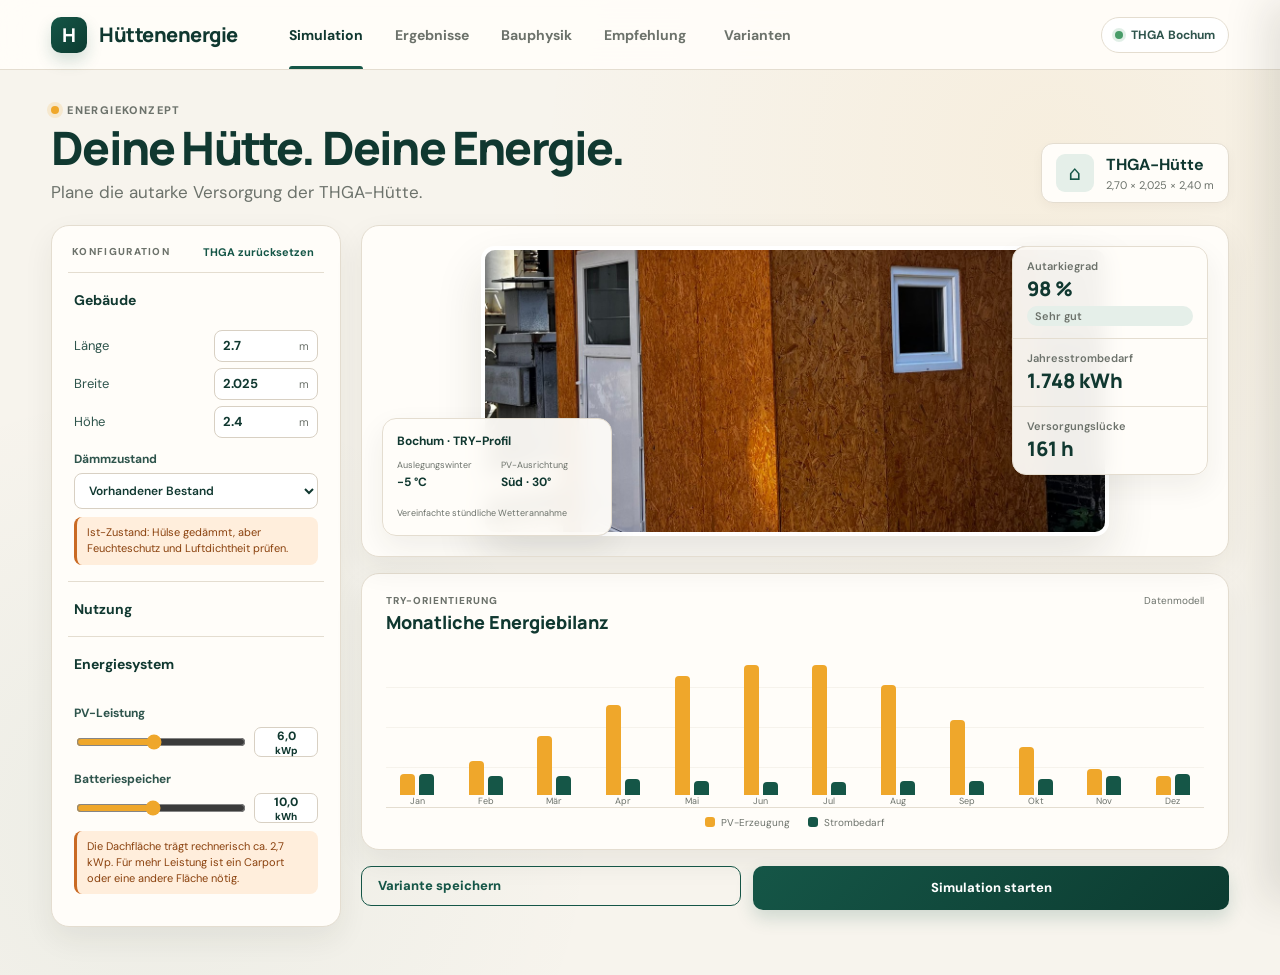
<file: index.html>
<!DOCTYPE html>
<html lang="de">
<head>
  <meta charset="UTF-8">
  <meta name="viewport" content="width=device-width, initial-scale=1.0">
  <meta name="description" content="Interaktive Auslegung einer autarken THGA-Hüttenenergieversorgung.">
  <title>Hüttenenergie · Simulation</title>
  <link rel="preconnect" href="https://fonts.googleapis.com">
  <link rel="preconnect" href="https://fonts.gstatic.com" crossorigin>
  <link href="https://fonts.googleapis.com/css2?family=DM+Sans:wght@400;500;600;700&family=Manrope:wght@600;700;800&display=swap" rel="stylesheet">
  <link rel="stylesheet" href="style.css">
</head>
<body>
  <header class="topbar">
    <a class="brand" href="#simulation" aria-label="Hüttenenergie Startseite">
      <span class="brand-mark" aria-hidden="true">H</span>
      <span>Hüttenenergie</span>
    </a>
    <nav class="main-nav" aria-label="Hauptnavigation">
      <a class="active" href="#simulation">Simulation</a>
      <a href="graph.html" id="resultsLink">Ergebnisse</a>
      <a href="graph.html#bauphysik">Bauphysik</a>
      <a href="empfehlung.html">Empfehlung</a>
      <button class="nav-button" id="variantsLink" type="button">Varianten</button>
    </nav>
    <div class="header-actions">
      <span class="location-pill"><span class="location-dot"></span> THGA Bochum</span>
      <button class="menu-button" aria-label="Menü öffnen" aria-expanded="false" type="button">
        <span></span><span></span><span></span>
      </button>
    </div>
  </header>

  <main class="container" id="simulation">
    <section class="page-header">
      <div>
        <p class="eyebrow"><span></span> Energiekonzept</p>
        <h1>Deine Hütte. Deine Energie.</h1>
        <p class="subtitle">Plane die autarke Versorgung der THGA-Hütte.</p>
      </div>
      <div class="preset-badge">
        <span class="preset-icon" aria-hidden="true">⌂</span>
        <div><strong>THGA-Hütte</strong><small>2,70 × 2,025 × 2,40 m</small></div>
      </div>
    </section>

    <div class="workspace">
      <aside class="settings-panel card" aria-label="Simulationsparameter">
        <div class="panel-heading">
          <span>Konfiguration</span>
          <button id="resetButton" class="reset-button" type="button">THGA zurücksetzen</button>
        </div>

        <section class="setting-section open">
          <button class="section-heading" type="button" aria-expanded="true">
            <strong>Gebäude</strong>
          </button>
          <div class="section-content">
            <label class="number-field"><span>Länge</span><span class="value-box"><input id="lengthInput" type="number" value="2.7" min="2" max="20" step="0.1"><em>m</em></span></label>
            <label class="number-field"><span>Breite</span><span class="value-box"><input id="widthInput" type="number" value="2.025" min="2" max="20" step="0.1"><em>m</em></span></label>
            <label class="number-field"><span>Höhe</span><span class="value-box"><input id="heightInput" type="number" value="2.4" min="2" max="8" step="0.1"><em>m</em></span></label>
            <label class="select-field" for="insulation">
              <span>Dämmzustand</span>
              <select id="insulation">
                <option value="0.42">Nicht gedämmt</option>
                <option value="0.34" selected>Vorhandener Bestand</option>
                <option value="0.16">Sanierter Zustand</option>
              </select>
            </label>
            <div id="physicsHint" class="physics-hint warning">Ist-Zustand: Hülse gedämmt, aber Feuchteschutz und Luftdichtheit prüfen.</div>
          </div>
        </section>

        <section class="setting-section">
          <button class="section-heading" type="button" aria-expanded="false">
            <strong>Nutzung</strong>
          </button>
          <div class="section-content collapsed">
            <label class="select-field" for="occupancy">
              <span>Nutzungsprofil</span>
              <select id="occupancy">
                <option value="weekend" selected>Wochenende</option>
                <option value="regular">Dauernutzung</option>
                <option value="vacant">Leerstand</option>
              </select>
            </label>
          </div>
        </section>

        <section class="setting-section open">
          <button class="section-heading" type="button" aria-expanded="true">
            <strong>Energiesystem</strong>
          </button>
          <div class="section-content">
            <div class="range-field">
              <div class="range-heading"><label for="pvRange">PV-Leistung</label></div>
              <div class="range-line"><input id="pvRange" type="range" min="1" max="12" value="6" step="0.5"><output id="pvOutput" for="pvRange">6 <small>kWp</small></output></div>
            </div>
            <div class="range-field">
              <div class="range-heading"><label for="batteryRange">Batteriespeicher</label></div>
              <div class="range-line"><input id="batteryRange" type="range" min="2" max="20" value="10" step="1"><output id="batteryOutput" for="batteryRange">10 <small>kWh</small></output></div>
            </div>
            <div id="roofWarning" class="physics-hint warning" hidden></div>
          </div>
        </section>
      </aside>

      <section class="visual-column">
        <article class="model-stage card">
          <img src="images/thga-huette.jpg" alt="THGA-Tiny-House mit Holzfassade auf dem Campus" loading="eager">
          <article class="weather-card" aria-label="Wetter- und Standortdaten">
            <strong>Bochum · TRY-Profil</strong>
            <div class="weather-values"><span>Auslegungswinter<br><b>−5 °C</b></span><span>PV-Ausrichtung<br><b>Süd · 30°</b></span></div>
            <small>Vereinfachte stündliche Wetterannahme</small>
          </article>
          <div class="metrics-overlay" aria-label="Simulationsergebnisse">
            <div class="metric-row"><span>Autarkiegrad</span><strong id="autarky">83 %</strong><span class="pill" id="autarkyTrend">Gut</span></div>
            <div class="metric-row"><span>Jahresstrombedarf</span><strong id="demand">1.160 kWh</strong></div>
            <div class="metric-row"><span>Versorgungslücke</span><strong id="shortage">17 h</strong></div>
          </div>
        </article>

        <article class="chart-card card" aria-labelledby="chartTitle">
          <div class="card-heading"><div><p>TRY-Orientierung</p><h2 id="chartTitle">Monatliche Energiebilanz</h2></div><span class="preview-label">Datenmodell</span></div>
          <div class="chart" id="chart" role="img" aria-label="PV-Erzeugung und Strombedarf über zwölf Monate"></div>
          <div class="legend"><span><i class="pv-dot"></i>PV-Erzeugung</span><span><i class="load-dot"></i>Strombedarf</span></div>
        </article>

        <div class="action-row">
          <button class="btn-outline" id="saveButton" type="button">Variante speichern</button>
          <button class="btn-primary" id="simulateButton" type="button">Simulation starten</button>
        </div>
      </section>
    </div>
  </main>

  <aside class="variant-drawer" id="variantDrawer" aria-label="Gespeicherte Varianten" aria-hidden="true">
    <div class="drawer-heading"><div><small>Vergleich</small><h2>Varianten</h2></div><button id="closeDrawer" type="button" aria-label="Varianten schließen">×</button></div>
    <div id="variantList" class="variant-list"><p class="empty-state">Noch keine Varianten gespeichert.</p></div>
  </aside>
  <div class="drawer-backdrop" id="drawerBackdrop"></div>

  <div class="calculation-overlay" id="calculationOverlay" role="dialog" aria-modal="true" aria-labelledby="calculationTitle">
    <div class="calculation-dialog"><div class="calculation-spinner" aria-hidden="true"></div><h2 id="calculationTitle">Simulation läuft</h2><p>Gebäudelast, TRY-Profil und Energiesystem werden ausgewertet.</p></div>
  </div>
  <div class="toast" role="status" aria-live="polite"></div>

  <script src="energy-model.js" defer></script>
  <script src="script.js" defer></script>
</body>
</html>
</file>
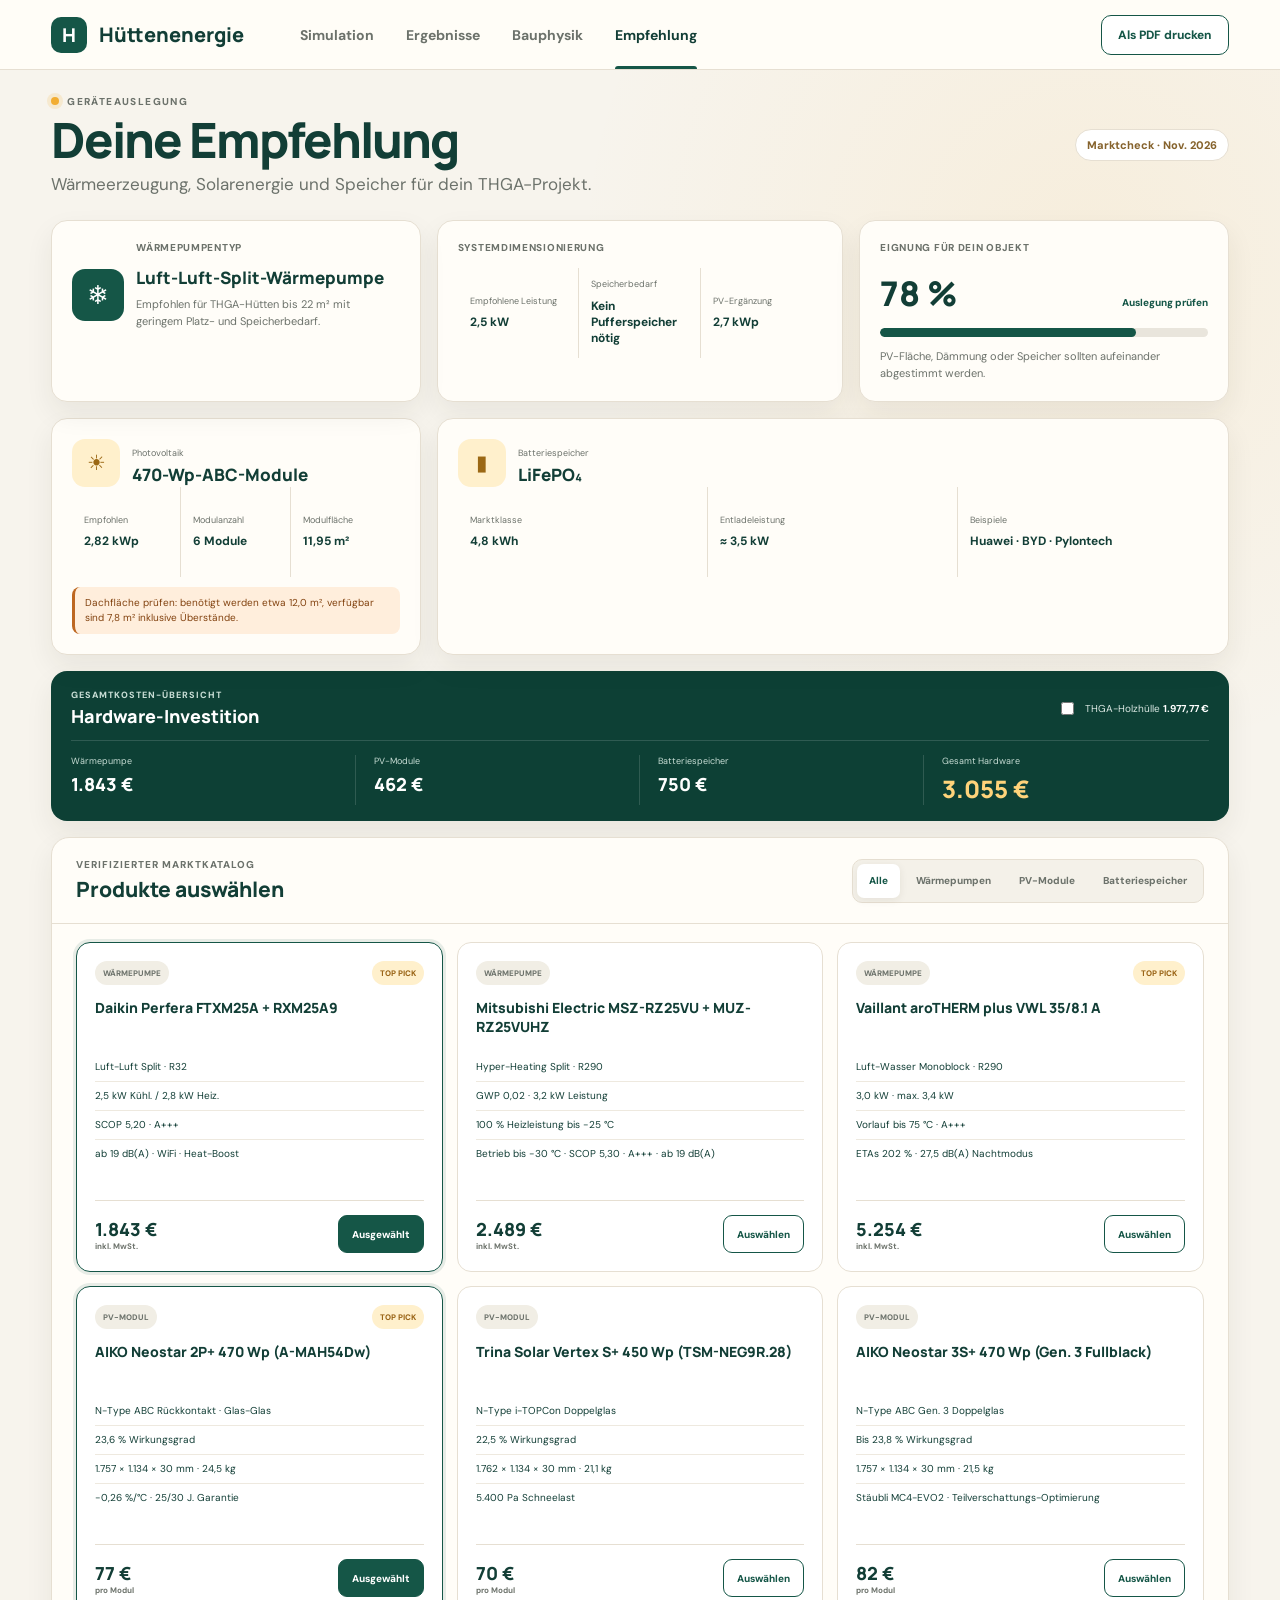
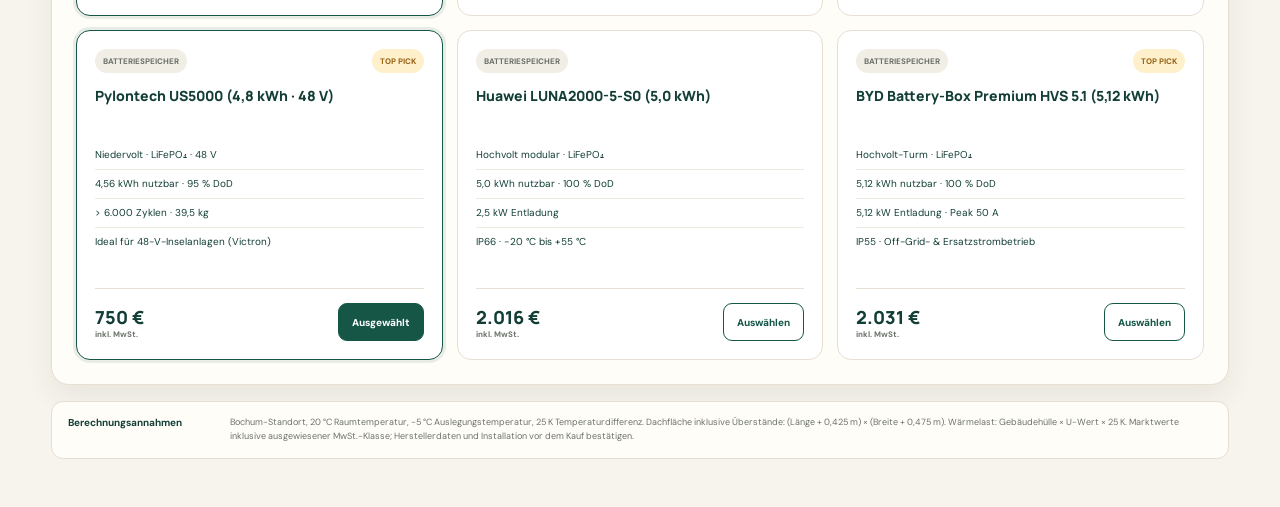
<file: empfehlung.html>
<!DOCTYPE html>
<html lang="de">
<head>
  <meta charset="UTF-8">
  <meta name="viewport" content="width=device-width, initial-scale=1.0">
  <meta name="description" content="Geräteempfehlungen und Marktübersicht für die THGA-Hütte">
  <title>Hüttenenergie · Empfehlung</title>
  <link rel="preconnect" href="https://fonts.googleapis.com">
  <link rel="preconnect" href="https://fonts.gstatic.com" crossorigin>
  <link href="https://fonts.googleapis.com/css2?family=DM+Sans:wght@400;500;600;700&family=Manrope:wght@600;700;800&display=swap" rel="stylesheet">
  <link rel="stylesheet" href="empfehlung.css">
</head>
<body>
  <header class="topbar">
    <a class="brand" href="index.html" aria-label="Zurück zur Simulation">
      <span class="brand-mark" aria-hidden="true">H</span>
      <span>Hüttenenergie</span>
    </a>
    <nav class="main-nav" aria-label="Hauptnavigation">
      <a href="index.html">Simulation</a>
      <a href="graph.html">Ergebnisse</a>
      <a href="graph.html#bauphysik">Bauphysik</a>
      <a class="active" href="empfehlung.html">Empfehlung</a>
    </nav>
    <button class="print-button" id="printButton" type="button">Als PDF drucken</button>
  </header>

  <main class="recommendation-page">
    <section class="page-heading">
      <div>
        <p class="eyebrow"><span></span> Geräteauslegung</p>
        <h1>Deine Empfehlung</h1>
        <p>Wärmeerzeugung, Solarenergie und Speicher für dein THGA-Projekt.</p>
      </div>
      <span class="market-badge">Marktcheck · Nov. 2026</span>
    </section>

    <section class="recommendation-summary" aria-label="Empfehlungsübersicht">
      <article class="summary-card pump-summary">
        <small>Wärmepumpentyp</small>
        <div class="summary-icon pump-icon" aria-hidden="true">❄</div>
        <h2 id="pumpType">Luft-Luft-Split-Wärmepumpe</h2>
        <p id="pumpDescription">Geeignet für kleine THGA-Hütten mit begrenztem Platzbedarf.</p>
      </article>

      <article class="summary-card system-summary">
        <small>Systemdimensionierung</small>
        <div class="summary-spec-grid">
          <div><span>Empfohlene Leistung</span><strong id="pumpPower">2,5 kW</strong></div>
          <div><span>Speicherbedarf</span><strong id="tankSize">Kein Pufferspeicher nötig</strong></div>
          <div><span>PV-Ergänzung</span><strong id="pvRecommendation">2,7 kWp</strong></div>
        </div>
      </article>

      <article class="summary-card suitability-summary">
        <small>Eignung für dein Objekt</small>
        <div class="suitability-heading"><strong id="matchScore">86 %</strong><span id="matchLabel">Sehr gute Passung</span></div>
        <div class="match-bar"><i id="matchBar"></i></div>
        <p id="matchText">Dämmstandard, Dachfläche und Speicher sind passend dimensioniert.</p>
      </article>

      <article class="summary-card pv-summary">
        <div class="summary-card-heading">
          <span class="summary-icon pv-icon" aria-hidden="true">☀</span>
          <div><small>Photovoltaik</small><h2 id="pvTitle">470-Wp-ABC-Module</h2></div>
        </div>
        <div class="summary-spec-grid four">
          <div><span>Empfohlen</span><strong id="pvCapacity">2,82 kWp</strong></div>
          <div><span>Modulanzahl</span><strong id="pvModules">6 Module</strong></div>
          <div><span>Modulfläche</span><strong id="pvArea">11,95 m²</strong></div>
        </div>
        <div class="roof-warning" id="roofWarning" hidden></div>
      </article>

      <article class="summary-card battery-summary">
        <div class="summary-card-heading">
          <span class="summary-icon battery-icon" aria-hidden="true">▮</span>
          <div><small>Batteriespeicher</small><h2 id="batteryTitle">LiFePO₄</h2></div>
        </div>
        <div class="summary-spec-grid three">
          <div><span>Marktklasse</span><strong id="batteryCapacity">4,8 kWh</strong></div>
          <div><span>Entladeleistung</span><strong id="batteryPower">Abhängig vom Wechselrichter</strong></div>
          <div><span>Beispiele</span><strong>Huawei · BYD · Pylontech</strong></div>
        </div>
      </article>
    </section>

    <section class="cost-overview" aria-label="Gesamtkostenübersicht">
      <div class="cost-overview-heading">
        <div>
          <small>Gesamtkosten-Übersicht</small>
          <strong>Hardware-Investition</strong>
        </div>
        <label class="shell-toggle">
          <input type="checkbox" id="shellToggle">
          <span>THGA-Holzhülle <b>1.977,77 €</b></span>
        </label>
      </div>
      <div class="cost-columns">
        <div><span>Wärmepumpe</span><strong id="heatPumpCost">1.843 €</strong></div>
        <div><span>PV-Module</span><strong id="pvCost">462 €</strong></div>
        <div><span>Batteriespeicher</span><strong id="batteryCost">750 €</strong></div>
        <div class="total-cost"><span>Gesamt Hardware</span><strong id="totalCost">3.055 €</strong></div>
      </div>
    </section>

    <section class="catalog-section">
      <div class="catalog-heading">
        <div>
          <p>Verifizierter Marktkatalog</p>
          <h2>Produkte auswählen</h2>
        </div>
        <div class="category-tabs" id="categoryTabs" role="tablist" aria-label="Produktkategorien">
          <button type="button" class="active" data-category="alle" role="tab">Alle</button>
          <button type="button" data-category="heat" role="tab">Wärmepumpen</button>
          <button type="button" data-category="pv" role="tab">PV-Module</button>
          <button type="button" data-category="battery" role="tab">Batteriespeicher</button>
        </div>
      </div>
      <div class="product-grid" id="productGrid"></div>
    </section>

    <aside class="calculation-note">
      <strong>Berechnungsannahmen</strong>
      <p>Bochum-Standort, 20 °C Raumtemperatur, −5 °C Auslegungstemperatur, 25 K Temperaturdifferenz. Dachfläche inklusive Überstände: (Länge + 0,425 m) × (Breite + 0,475 m). Wärmelast: Gebäudehülle × U-Wert × 25 K. Marktwerte inklusive ausgewiesener MwSt.-Klasse; Herstellerdaten und Installation vor dem Kauf bestätigen.</p>
    </aside>
  </main>

  <script src="recommendations-page.js" defer></script>
</body>
</html>
</file>
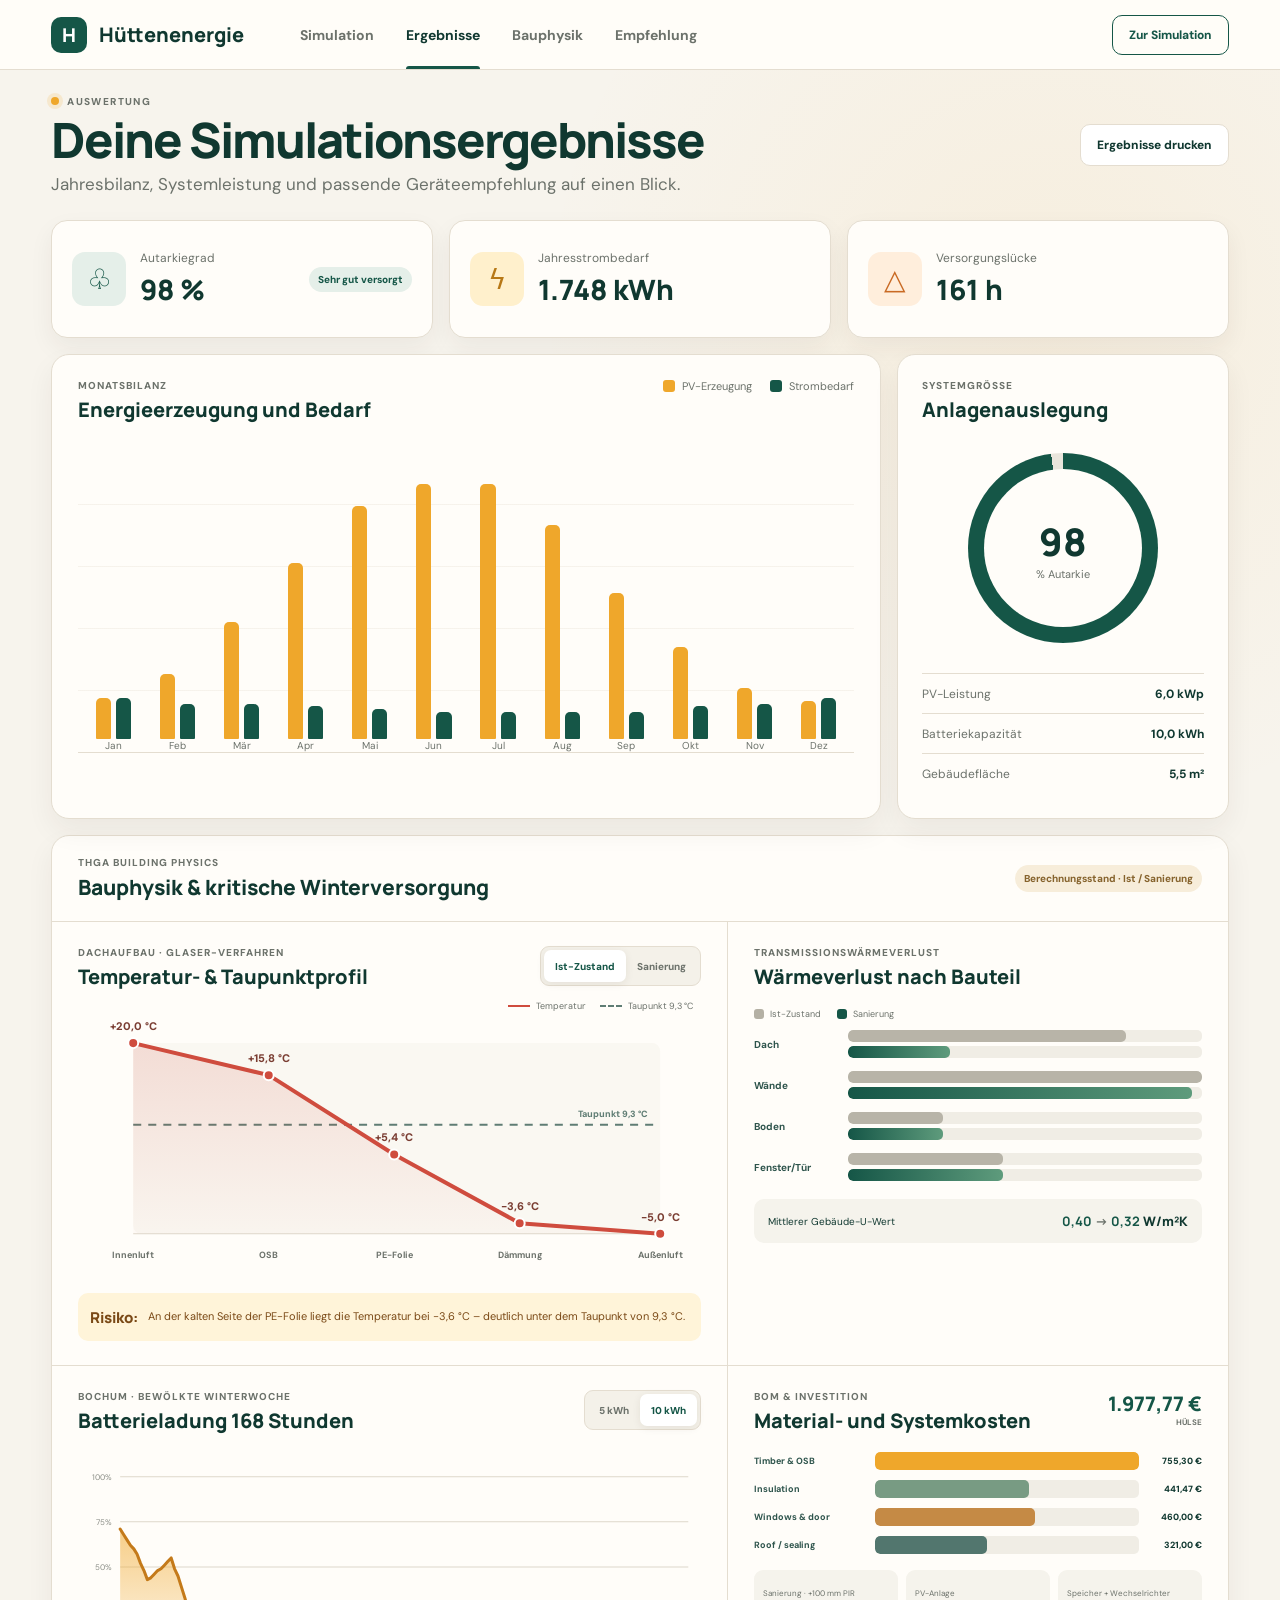
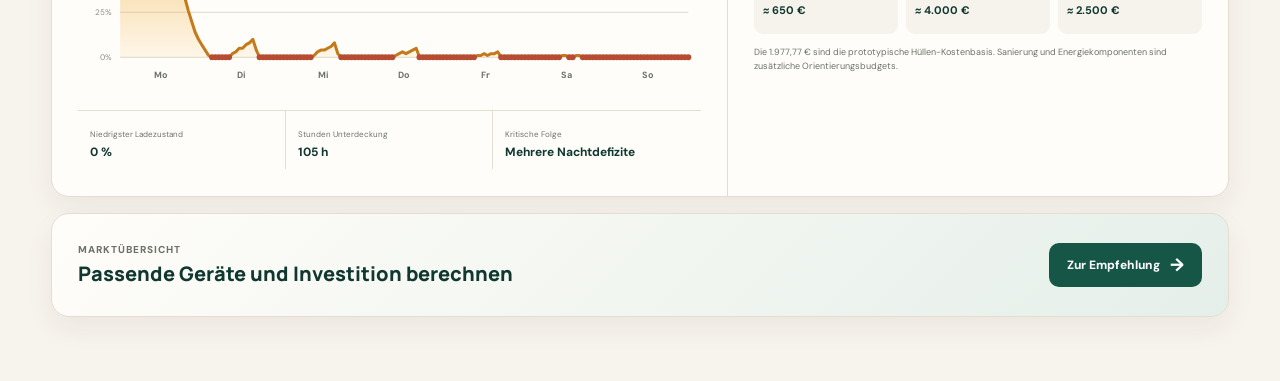
<file: graph.html>
<!DOCTYPE html>
<html lang="de">
<head>
  <meta charset="UTF-8">
  <meta name="viewport" content="width=device-width, initial-scale=1.0">
  <meta name="description" content="Ergebnisse und Geräteempfehlungen der THGA-Hüttenenergie-Simulation">
  <title>Hüttenenergie · Ergebnisse</title>
  <link rel="preconnect" href="https://fonts.googleapis.com">
  <link rel="preconnect" href="https://fonts.gstatic.com" crossorigin>
  <link href="https://fonts.googleapis.com/css2?family=DM+Sans:wght@400;500;600;700&family=Manrope:wght@600;700;800&display=swap" rel="stylesheet">
  <link rel="stylesheet" href="graph.css">
</head>
<body>
  <div class="app-shell">
    <header class="topbar">
      <a class="brand" href="index.html" aria-label="Zurück zur Simulation">
        <span class="brand-mark">H</span>
        <span>Hüttenenergie</span>
      </a>
      <nav class="main-nav" aria-label="Hauptnavigation">
        <a href="index.html">Simulation</a>
        <a class="active" href="graph.html">Ergebnisse</a>
        <a href="#bauphysik">Bauphysik</a>
        <a href="empfehlung.html">Empfehlung</a>
      </nav>
      <a class="back-button" href="index.html">Zur Simulation</a>
    </header>

    <main>
      <section class="page-heading">
        <div>
          <p class="eyebrow"><span></span> Auswertung</p>
          <h1>Deine Simulationsergebnisse</h1>
          <p>Jahresbilanz, Systemleistung und passende Geräteempfehlung auf einen Blick.</p>
        </div>
        <button class="export-button" id="printButton" type="button">Ergebnisse drucken</button>
      </section>

      <section class="summary-grid" aria-label="Kennzahlen">
        <article class="summary-card">
          <span class="summary-icon leaf">♧</span>
          <div><small>Autarkiegrad</small><strong id="autarky">83 %</strong></div>
          <span class="status-pill" id="autarkyStatus">Gut versorgt</span>
        </article>
        <article class="summary-card">
          <span class="summary-icon bolt">ϟ</span>
          <div><small>Jahresstrombedarf</small><strong id="annualDemand">1.160 kWh</strong></div>
        </article>
        <article class="summary-card">
          <span class="summary-icon warning">△</span>
          <div><small>Versorgungslücke</small><strong id="shortage">17 h</strong></div>
        </article>
      </section>

      <section class="analysis-grid">
        <article class="chart-card">
          <div class="card-heading">
            <div>
              <p>Monatsbilanz</p>
              <h2>Energieerzeugung und Bedarf</h2>
            </div>
            <div class="legend"><span><i class="pv-dot"></i>PV-Erzeugung</span><span><i class="load-dot"></i>Strombedarf</span></div>
          </div>
          <div class="bar-chart" id="barChart" role="img" aria-label="Monatliche PV-Erzeugung und Strombedarf"></div>
        </article>

        <article class="balance-card">
          <div class="card-heading">
            <div><p>Systemgröße</p><h2>Anlagenauslegung</h2></div>
          </div>
          <div class="gauge" aria-label="Anlagenstatus">
            <div class="gauge-ring" id="gaugeRing">
              <div><strong id="gaugeValue">83</strong><span>% Autarkie</span></div>
            </div>
          </div>
          <div class="system-values">
            <div><span>PV-Leistung</span><strong id="pvValue">6 kWp</strong></div>
            <div><span>Batteriekapazität</span><strong id="batteryValue">10 kWh</strong></div>
            <div><span>Gebäudefläche</span><strong id="areaValue">12,3 m²</strong></div>
          </div>
        </article>
      </section>

      <section class="physics-section" id="bauphysik">
        <div class="physics-heading">
          <div>
            <p>THGA Building Physics</p>
            <h2>Bauphysik & kritische Winterversorgung</h2>
          </div>
          <span class="demo-label">Berechnungsstand · Ist / Sanierung</span>
        </div>

        <div class="physics-grid">
          <article class="glaser-card">
            <div class="card-heading">
              <div><p>Dachaufbau · Glaser-Verfahren</p><h2>Temperatur- & Taupunktprofil</h2></div>
              <div class="segmented" id="glaserSwitch" aria-label="Dachzustand auswählen">
                <button type="button" class="active" data-state="existing">Ist-Zustand</button>
                <button type="button" data-state="retrofit">Sanierung</button>
              </div>
            </div>
            <div class="glaser-layout">
              <div class="glaser-legend">
                <span><i class="temp-line"></i>Temperatur</span>
                <span><i class="dew-line"></i>Taupunkt 9,3 °C</span>
              </div>
              <div id="glaserChart" class="glaser-chart" role="img" aria-label="Glaser-Temperaturprofil des Dachquerschnitts"></div>
              <div class="glaser-result" id="glaserResult"></div>
            </div>
          </article>

          <article class="heat-loss-card">
            <div class="card-heading">
              <div><p>Transmissionswärmeverlust</p><h2>Wärmeverlust nach Bauteil</h2></div>
            </div>
            <div class="heat-loss-key">
              <span><i class="existing-key"></i>Ist-Zustand</span>
              <span><i class="retrofit-key"></i>Sanierung</span>
            </div>
            <div id="heatLossChart" class="heat-loss-chart"></div>
            <div class="u-total">
              <span>Mittlerer Gebäude-U-Wert</span>
              <strong><b id="existingU">0,40</b> <em>→</em> <b id="retrofitU">0,32</b> W/m²K</strong>
            </div>
          </article>

          <article class="battery-card">
            <div class="card-heading">
              <div><p>Bochum · bewölkte Winterwoche</p><h2>Batterieladung 168 Stunden</h2></div>
              <div class="segmented" id="batterySwitch" aria-label="Batteriekapazität auswählen">
                <button type="button" data-battery="5">5 kWh</button>
                <button type="button" class="active" data-battery="10">10 kWh</button>
              </div>
            </div>
            <div id="batteryChart" class="battery-chart" role="img" aria-label="Batterieladezustand über eine Woche"></div>
            <div class="battery-footer">
              <div><span>Niedrigster Ladezustand</span><strong id="minimumSoc">-- %</strong></div>
              <div><span>Stunden Unterdeckung</span><strong id="shortageHours">-- h</strong></div>
              <div><span>Kritische Folge</span><strong id="criticalState">--</strong></div>
            </div>
          </article>

          <article class="cost-card">
            <div class="card-heading">
              <div><p>BOM & Investition</p><h2>Material- und Systemkosten</h2></div>
              <span class="cost-total">1.977,77 € <small>Hülse</small></span>
            </div>
            <div id="costChart" class="cost-chart"></div>
            <div class="cost-scaling">
              <div><span>Sanierung · +100 mm PIR</span><strong>≈ 650 €</strong></div>
              <div><span>PV-Anlage</span><strong>≈ 4.000 €</strong></div>
              <div><span>Speicher + Wechselrichter</span><strong>≈ 2.500 €</strong></div>
            </div>
            <p class="cost-note">Die 1.977,77 € sind die prototypische Hüllen-Kostenbasis. Sanierung und Energiekomponenten sind zusätzliche Orientierungsbudgets.</p>
          </article>
        </div>
      </section>

      <section class="results-cta" aria-label="Geräteauswahl">
        <div>
          <p>Marktübersicht</p>
          <h2>Passende Geräte und Investition berechnen</h2>
        </div>
        <a class="cta-button" href="empfehlung.html">Zur Empfehlung <span aria-hidden="true">→</span></a>
      </section>
    </main>
  </div>
  <script src="energy-model.js" defer></script>
  <script src="graph.js" defer></script>
</body>
</html>
</file>
<file: style.css>
:root {
  --ink: #103830;
  --ink-soft: #2e544c;
  --muted: #6c726b;
  --paper: #f7f4ed;
  --panel: #fffdf9;
  --surface: #f2efe6;
  --line: #e4ddd0;
  --green: #155647;
  --green-light: #e5efe9;
  --green-dark: #0c3b30;
  --gold: #efa72b;
  --gold-light: #fff0cc;
  --amber: #c96a24;
  --amber-light: #ffeedc;
  --shadow-sm: 0 4px 12px rgba(45, 38, 28, 0.04);
  --shadow-md: 0 12px 30px rgba(45, 38, 28, 0.07);
  --shadow-lg: 0 22px 48px rgba(45, 38, 28, 0.12);
  --radius-md: 12px;
  --radius-lg: 18px;
}

* { box-sizing: border-box; }
html { scroll-behavior: smooth; }

body {
  margin: 0;
  min-height: 100vh;
  color: var(--ink);
  background:
    radial-gradient(circle at 82% 16%, rgba(239, 167, 43, 0.08), transparent 32rem),
    radial-gradient(circle at 12% 85%, rgba(21, 86, 71, 0.05), transparent 28rem),
    var(--paper);
  font-family: "DM Sans", system-ui, -apple-system, sans-serif;
  -webkit-font-smoothing: antialiased;
}

button, input, select { font: inherit; }
button { cursor: pointer; }

button:focus-visible, a:focus-visible, input:focus-visible, select:focus-visible {
  outline: 3px solid rgba(239, 167, 43, 0.45);
  outline-offset: 2px;
}

/* --- Topbar Navigation --- */
.topbar {
  position: sticky;
  top: 0;
  z-index: 40;
  height: 70px;
  display: flex;
  align-items: center;
  gap: clamp(24px, 4vw, 56px);
  padding: 0 clamp(20px, 4vw, 56px);
  border-bottom: 1px solid var(--line);
  background: rgba(255, 253, 249, 0.92);
  backdrop-filter: blur(16px);
}

.brand {
  display: flex;
  align-items: center;
  gap: 12px;
  color: var(--ink);
  text-decoration: none;
  font: 800 20px "Manrope", sans-serif;
  letter-spacing: -0.5px;
}

.brand-mark {
  width: 36px;
  height: 36px;
  display: grid;
  place-items: center;
  border-radius: 10px;
  color: #fff;
  background: linear-gradient(135deg, var(--green), var(--green-dark));
  box-shadow: 0 8px 16px rgba(21, 86, 71, 0.18);
  font-size: 19px;
}

.main-nav {
  height: 100%;
  display: flex;
  align-items: center;
  gap: 32px;
}

.main-nav a, .nav-button {
  position: relative;
  height: 100%;
  display: flex;
  align-items: center;
  border: 0;
  background: none;
  color: var(--muted);
  text-decoration: none;
  font-size: 14px;
  font-weight: 700;
  transition: color 180ms;
}

.main-nav a:hover, .nav-button:hover, .main-nav a.active { color: var(--ink); }

.main-nav a.active::after {
  content: "";
  position: absolute;
  left: 0;
  right: 0;
  bottom: 0;
  height: 3px;
  border-radius: 3px 3px 0 0;
  background: var(--green);
}

.header-actions {
  margin-left: auto;
  display: flex;
  align-items: center;
  gap: 12px;
}

.location-pill {
  height: 36px;
  display: inline-flex;
  align-items: center;
  gap: 8px;
  padding: 0 13px;
  border: 1px solid var(--line);
  border-radius: 999px;
  background: #fff;
  color: var(--ink-soft);
  font-size: 12px;
  font-weight: 700;
}

.location-dot {
  width: 8px;
  height: 8px;
  border-radius: 50%;
  background: #489c68;
  box-shadow: 0 0 0 3px rgba(72, 156, 104, 0.16);
}

.btn-outline {
  height: 40px;
  display: inline-flex;
  align-items: center;
  gap: 8px;
  padding: 0 16px;
  border: 1px solid var(--green);
  border-radius: 10px;
  color: var(--green);
  background: transparent;
  text-decoration: none;
  font-size: 13px;
  font-weight: 800;
  transition: all 180ms;
}

.btn-outline:hover { background: var(--green-light); transform: translateY(-1px); }

.btn-primary {
  height: 44px;
  display: inline-flex;
  align-items: center;
  justify-content: center;
  gap: 8px;
  padding: 0 20px;
  border: 0;
  border-radius: 10px;
  color: #fff;
  background: linear-gradient(135deg, var(--green), var(--green-dark));
  box-shadow: 0 8px 18px rgba(21, 86, 71, 0.18);
  font-size: 13px;
  font-weight: 800;
  transition: all 180ms;
}

.btn-primary:hover { filter: brightness(1.06); transform: translateY(-1px); }

/* --- Page Header --- */
.container {
  max-width: 1460px;
  margin: 0 auto;
  padding: 0 clamp(20px, 4vw, 56px) 48px;
}

.page-header {
  display: flex;
  align-items: flex-end;
  justify-content: space-between;
  gap: 20px;
  padding: 28px 0 22px;
}

.eyebrow {
  display: inline-flex;
  align-items: center;
  gap: 8px;
  margin: 0 0 6px;
  color: var(--muted);
  font-size: 11px;
  font-weight: 800;
  letter-spacing: 1.4px;
  text-transform: uppercase;
}

.eyebrow span {
  width: 8px;
  height: 8px;
  border-radius: 50%;
  background: var(--gold);
  box-shadow: 0 0 0 4px rgba(239, 167, 43, 0.16);
}

h1 {
  margin: 0;
  font: 800 clamp(32px, 3.6vw, 48px)/1.08 "Manrope", sans-serif;
  letter-spacing: -1.8px;
}

.subtitle {
  margin: 8px 0 0;
  color: var(--muted);
  font-size: 17px;
}

.preset-badge {
  display: flex;
  align-items: center;
  gap: 12px;
  padding: 10px 14px;
  border: 1px solid var(--line);
  border-radius: var(--radius-md);
  background: var(--panel);
  box-shadow: var(--shadow-sm);
}

.preset-icon {
  width: 38px;
  height: 38px;
  display: grid;
  place-items: center;
  border-radius: 9px;
  color: var(--green);
  background: var(--green-light);
  font-size: 20px;
}

/* --- Workspace Grid (Simulation Page) --- */
.workspace {
  display: grid;
  grid-template-columns: 290px minmax(0, 1fr);
  gap: 20px;
  align-items: start;
}

.card {
  border: 1px solid var(--line);
  border-radius: var(--radius-lg);
  background: var(--panel);
  box-shadow: var(--shadow-md);
}

.settings-panel { padding: 12px 16px 16px; }

.panel-heading {
  display: flex;
  align-items: center;
  justify-content: space-between;
  padding: 6px 4px 12px;
  color: var(--muted);
  font-size: 10px;
  font-weight: 800;
  letter-spacing: 1.3px;
  text-transform: uppercase;
}

.reset-button {
  border: 0;
  background: none;
  color: var(--green);
  font-size: 11px;
  font-weight: 700;
  text-transform: none;
  letter-spacing: 0;
}
.reset-button:hover { text-decoration: underline; }

.setting-section { border-top: 1px solid var(--line); padding: 4px 0; }

.section-heading {
  width: 100%;
  height: 46px;
  display: flex;
  align-items: center;
  gap: 10px;
  padding: 0 6px;
  border: 0;
  border-radius: 8px;
  background: none;
  color: var(--ink);
  font-size: 14px;
  font-weight: 800;
  transition: background 150ms;
}
.section-heading:hover { background: var(--surface); }

.section-content { padding: 4px 6px 12px; }
.collapsed { display: none; }

.number-field {
  height: 38px;
  display: flex;
  align-items: center;
  justify-content: space-between;
  font-size: 13px;
  color: var(--ink-soft);
}

.value-box {
  width: 104px;
  height: 32px;
  display: flex;
  align-items: center;
  border: 1px solid #d8d0c3;
  border-radius: 8px;
  background: #fff;
  padding-right: 8px;
}

.value-box:focus-within {
  border-color: var(--green);
  box-shadow: 0 0 0 3px rgba(21, 86, 71, 0.1);
}

.value-box input {
  width: 100%;
  border: 0;
  outline: 0;
  padding: 0 8px;
  background: transparent;
  font-weight: 700;
  font-size: 13px;
  color: var(--ink);
}

.value-box em { font-style: normal; color: var(--muted); font-size: 11px; }

.select-field {
  display: block;
  margin-top: 10px;
  font-size: 12px;
  font-weight: 700;
  color: var(--ink-soft);
}

.select-field select {
  width: 100%;
  height: 36px;
  margin-top: 6px;
  padding: 0 10px;
  border: 1px solid #d8d0c3;
  border-radius: 8px;
  background: #fff;
  color: var(--ink);
  font-size: 12px;
  font-weight: 600;
}

.physics-hint {
  margin-top: 8px;
  padding: 8px 10px;
  border-radius: 8px;
  background: var(--surface);
  font-size: 11px;
  line-height: 1.45;
  color: var(--ink-soft);
}

.physics-hint.warning {
  background: var(--amber-light);
  color: #8a410d;
  border-left: 3px solid var(--amber);
}

.physics-hint.good {
  background: var(--green-light);
  color: var(--green-dark);
  border-left: 3px solid var(--green);
}

.range-field { margin-top: 14px; }
.range-heading {
  display: flex;
  justify-content: space-between;
  margin-bottom: 6px;
  font-size: 12px;
  font-weight: 700;
  color: var(--ink-soft);
}

.range-line {
  display: grid;
  grid-template-columns: 1fr 64px;
  align-items: center;
  gap: 10px;
}

input[type="range"] {
  width: 100%;
  accent-color: var(--gold);
  cursor: pointer;
}

output {
  height: 30px;
  display: grid;
  place-items: center;
  border: 1px solid #d8d0c3;
  border-radius: 7px;
  background: #fff;
  font-size: 12px;
  font-weight: 800;
}

/* --- Visual Stage & Metrics --- */
.visual-column { display: flex; flex-direction: column; gap: 16px; }

.model-stage {
  position: relative;
  min-height: 320px;
  display: flex;
  align-items: center;
  justify-content: center;
  padding: 20px;
  overflow: hidden;
}

.model-stage img {
  width: min(76%, 680px);
  max-height: 290px;
  object-fit: cover;
  border-radius: 14px;
  border: 4px solid #fff;
  box-shadow: var(--shadow-lg);
}

.weather-card {
  position: absolute;
  left: 20px;
  bottom: 20px;
  width: 230px;
  padding: 14px;
  border: 1px solid var(--line);
  border-radius: 14px;
  background: rgba(255, 253, 249, 0.94);
  backdrop-filter: blur(10px);
  box-shadow: var(--shadow-md);
}

.metrics-overlay {
  position: absolute;
  top: 20px;
  right: 20px;
  width: 196px;
  border: 1px solid var(--line);
  border-radius: 14px;
  background: rgba(255, 253, 249, 0.94);
  backdrop-filter: blur(10px);
  box-shadow: var(--shadow-md);
  overflow: hidden;
}

.metric-row {
  padding: 12px 14px;
  border-bottom: 1px solid var(--line);
}
.metric-row:last-child { border-bottom: 0; }
.metric-row span { display: block; font-size: 11px; color: var(--muted); font-weight: 600; }
.metric-row strong { display: block; font: 800 20px "Manrope", sans-serif; margin-top: 2px; }

.pill {
  display: inline-block;
  margin-top: 4px;
  padding: 3px 8px;
  border-radius: 999px;
  font-size: 10px;
  font-weight: 800;
  background: var(--green-light);
  color: var(--green);
}
.pill.warn { background: var(--amber-light); color: var(--amber); }

/* --- Interactive Charts --- */
.chart-card { padding: 20px 24px; }

.preset-badge div { display: flex; flex-direction: column; }
.preset-badge small { margin-top: 3px; color: var(--muted); font-size: 11px; }
.menu-button { display: none; }
.weather-card strong { display: block; font-size: 12px; }
.weather-values {
  display: grid;
  grid-template-columns: 1fr 1fr;
  gap: 8px;
  margin: 10px 0;
}
.weather-values span { display: block; color: var(--muted); font-size: 9px; }
.weather-values b { display: block; margin-top: 3px; color: var(--ink); font-size: 12px; }
.weather-card small { color: var(--muted); font-size: 9px; }
.card-heading { display: flex; align-items: flex-start; justify-content: space-between; }
.card-heading p { margin: 0 0 3px; color: var(--muted); font-size: 10px; font-weight: 800; text-transform: uppercase; letter-spacing: 1px; }
.card-heading h2 { margin: 0; font: 800 18px "Manrope", sans-serif; }
.preview-label { color: var(--muted); font-size: 10px; }
.chart {
  height: 160px;
  display: flex;
  align-items: end;
  gap: 7px;
  margin-top: 14px;
  border-bottom: 1px solid var(--line);
  background: repeating-linear-gradient(to bottom, transparent 0, transparent 39px, rgba(228, 221, 208, 0.65) 40px);
}
.month-column { height: 100%; flex: 1; min-width: 0; display: flex; flex-direction: column; align-items: center; justify-content: flex-end; color: var(--muted); font-size: 9px; }
.chart-bars { height: calc(100% - 18px); width: 100%; display: flex; align-items: end; justify-content: center; gap: 4px; }
.chart-bar { width: clamp(5px, 28%, 15px); min-height: 4px; border-radius: 4px 4px 0 0; transition: height 220ms ease; }
.chart-bar.pv { background: var(--gold); }
.chart-bar.load { background: var(--green); }
.legend { display: flex; justify-content: center; gap: 18px; padding-top: 8px; color: var(--muted); font-size: 10px; }
.legend span { display: flex; align-items: center; gap: 6px; }
.legend i { width: 10px; height: 10px; display: inline-block; border-radius: 3px; }
.pv-dot { background: var(--gold); }
.load-dot { background: var(--green); }
.action-row { display: grid; grid-template-columns: 1fr 1.25fr; gap: 12px; }
.variant-drawer {
  position: fixed;
  z-index: 70;
  top: 0;
  right: 0;
  width: min(380px, 92vw);
  height: 100vh;
  padding: 24px;
  transform: translateX(100%);
  border-left: 1px solid var(--line);
  background: var(--panel);
  box-shadow: -16px 0 40px rgba(45, 38, 28, 0.12);
  transition: transform 220ms ease;
}
.variant-drawer.open { transform: translateX(0); }
.drawer-backdrop { position: fixed; z-index: 60; inset: 0; background: rgba(16, 56, 48, 0.18); opacity: 0; pointer-events: none; transition: opacity 180ms; }
.drawer-backdrop.open { opacity: 1; pointer-events: auto; }
.drawer-heading { display: flex; align-items: center; justify-content: space-between; padding-bottom: 14px; border-bottom: 1px solid var(--line); }
.drawer-heading small { color: var(--muted); text-transform: uppercase; letter-spacing: 1px; }
.drawer-heading h2 { margin: 3px 0 0; }
.drawer-heading button { width: 34px; height: 34px; border: 1px solid var(--line); border-radius: 50%; background: #fff; color: var(--ink); }
.variant-list { padding-top: 12px; }
.empty-state { color: var(--muted); text-align: center; }
.variant-item { margin-bottom: 8px; }
.variant-load { width: 100%; display: flex; align-items: center; justify-content: space-between; padding: 12px; border: 1px solid var(--line); border-radius: 10px; background: #fff; color: var(--ink); text-align: left; }
.variant-load span { display: flex; flex-direction: column; }
.variant-load small { margin-top: 3px; color: var(--muted); }
.variant-load b { color: var(--green); }
.calculation-overlay { position: fixed; z-index: 100; inset: 0; display: grid; place-items: center; background: rgba(247, 244, 237, 0.92); backdrop-filter: blur(10px); opacity: 0; visibility: hidden; transition: 180ms; }
.calculation-overlay.active { opacity: 1; visibility: visible; }
.calculation-dialog { width: min(380px, calc(100vw - 32px)); display: flex; flex-direction: column; align-items: center; padding: 28px; border: 1px solid var(--line); border-radius: var(--radius-lg); background: var(--panel); box-shadow: var(--shadow-lg); text-align: center; }
.calculation-spinner { width: 58px; height: 58px; border: 5px solid #e2e7df; border-top-color: var(--green); border-radius: 50%; animation: spin 700ms linear infinite; }
.calculation-dialog h2 { margin: 18px 0 5px; }
.calculation-dialog p { margin: 0; color: var(--muted); font-size: 12px; }
@keyframes spin { to { transform: rotate(360deg); } }
.toast { position: fixed; z-index: 110; right: 22px; bottom: 22px; max-width: 320px; padding: 12px 16px; border-radius: 9px; background: var(--green-dark); color: #fff; box-shadow: var(--shadow-lg); opacity: 0; transform: translateY(12px); transition: 220ms; pointer-events: none; font-size: 12px; }
.toast.show { opacity: 1; transform: translateY(0); }

@media (max-width: 900px) {
  .topbar { gap: 20px; }
  .workspace { grid-template-columns: 250px minmax(0, 1fr); }
  .metrics-overlay { width: 170px; }
}

@media (max-width: 760px) {
  .topbar { height: 62px; padding: 0 16px; }
  .brand { font-size: 16px; }
  .brand-mark { width: 30px; height: 30px; }
  .location-pill { display: none; }
  .header-actions { margin-left: auto; }
  .menu-button { display: grid; gap: 4px; padding: 8px; border: 0; background: none; }
  .menu-button span { width: 18px; height: 2px; display: block; border-radius: 2px; background: var(--ink); }
  .main-nav { position: absolute; z-index: 55; top: 56px; right: 12px; height: auto; display: none; min-width: 180px; gap: 0; padding: 7px; border: 1px solid var(--line); border-radius: 12px; background: var(--panel); box-shadow: var(--shadow-lg); }
  .main-nav.open { display: grid; }
  .main-nav a, .nav-button { height: 42px; width: 100%; padding: 0 11px; border-radius: 8px; }
  .main-nav a.active::after { display: none; }
  .container { padding: 0 12px 24px; }
  .page-header { align-items: flex-start; padding: 20px 4px 16px; }
  h1 { font-size: 30px; }
  .subtitle { font-size: 14px; }
  .preset-badge { display: none; }
  .workspace { grid-template-columns: 1fr; }
  .settings-panel { order: 2; }
  .model-stage { min-height: 260px; }
  .model-stage img { width: 94%; max-height: 230px; }
  .weather-card { left: 8px; bottom: 8px; width: 190px; padding: 9px; }
  .metrics-overlay { top: 8px; right: 8px; width: 150px; }
  .metric-row { padding: 8px 10px; }
  .metric-row strong { font-size: 16px; }
  .chart-card { padding: 14px 12px; }
  .chart { height: 140px; gap: 3px; }
  .action-row { grid-template-columns: 1fr; }
  .action-row button { width: 100%; }
  .toast { right: 12px; bottom: 12px; left: 12px; max-width: none; text-align: center; }
}
</file>
<file: empfehlung.css>
:root {
  --paper:#f7f4ed;
  --panel:#fffdf8;
  --ink:#123e36;
  --green:#155647;
  --green-dark:#0d4035;
  --gold:#f2ad32;
  --line:#e6dfd2;
  --muted:#6c726b;
  --surface:#f1eee5;
  --shadow:0 12px 28px rgba(45,38,28,.07);
}
* { box-sizing:border-box; }
html { scroll-behavior:smooth; }
body { margin:0; min-height:100vh; color:var(--ink); background:radial-gradient(circle at 85% 12%,rgba(242,173,50,.09),transparent 32rem),var(--paper); font-family:"DM Sans",sans-serif; -webkit-font-smoothing:antialiased; }
button,input { font:inherit; }
.topbar { position:sticky; z-index:40; top:0; height:70px; display:flex; align-items:center; gap:56px; padding:0 clamp(20px,4vw,56px); border-bottom:1px solid var(--line); background:rgba(255,253,248,.94); backdrop-filter:blur(16px); }
.brand { display:flex; align-items:center; gap:12px; color:var(--ink); text-decoration:none; font:800 20px "Manrope",sans-serif; }
.brand-mark { width:36px; height:36px; display:grid; place-items:center; border-radius:10px; background:var(--green); color:#fff; font-size:19px; }
.main-nav { height:100%; display:flex; align-items:center; gap:32px; }
.main-nav a { position:relative; height:100%; display:flex; align-items:center; color:var(--muted); text-decoration:none; font-size:14px; font-weight:700; }
.main-nav a.active { color:var(--ink); }
.main-nav a.active::after { position:absolute; right:0; bottom:0; left:0; height:3px; content:""; border-radius:3px 3px 0 0; background:var(--green); }
.print-button { height:40px; margin-left:auto; padding:0 16px; border:1px solid var(--green); border-radius:10px; background:#fff; color:var(--green); font-size:12px; font-weight:800; }
.recommendation-page { max-width:1460px; margin:0 auto; padding:0 clamp(20px,4vw,56px) 48px; }
.page-heading { min-height:150px; display:flex; align-items:center; justify-content:space-between; }
.eyebrow { display:flex; align-items:center; gap:8px; margin:0 0 6px; color:var(--muted); font-size:10px; font-weight:800; letter-spacing:1.4px; text-transform:uppercase; }
.eyebrow span { width:8px; height:8px; border-radius:50%; background:var(--gold); box-shadow:0 0 0 4px rgba(242,173,50,.16); }
h1 { margin:0; font:800 clamp(32px,3.8vw,52px)/1.05 "Manrope",sans-serif; letter-spacing:-2px; }
.page-heading>div>p:last-child { margin:8px 0 0; color:var(--muted); font-size:17px; }
.market-badge { padding:8px 11px; border:1px solid var(--line); border-radius:999px; background:#fff; color:#86632d; font-size:11px; font-weight:800; }
.recommendation-summary { display:grid; grid-template-columns:1fr 1.1fr 1fr; gap:16px; margin-bottom:16px; }
.summary-card { min-height:176px; border:1px solid var(--line); border-radius:16px; background:var(--panel); box-shadow:var(--shadow); }
.summary-card>small { display:block; color:var(--muted); font-size:10px; font-weight:800; letter-spacing:.7px; text-transform:uppercase; }
.pump-summary { position:relative; padding:20px 20px 20px 84px; }
.pump-summary>small { margin-bottom:12px; }
.pump-summary h2,.summary-card-heading h2 { margin:5px 0 7px; font:800 17px "Manrope",sans-serif; }
.pump-summary p,.suitability-summary p { margin:0; color:var(--muted); font-size:11px; line-height:1.5; }
.summary-icon { display:grid; place-items:center; border-radius:13px; }
.pump-icon { position:absolute; left:20px; top:48px; width:52px; height:52px; color:#fff; background:var(--green); font-size:26px; }
.system-summary { padding:20px; }
.system-summary>small { margin-bottom:14px; }
.summary-spec-grid { display:grid; grid-template-columns:repeat(3,1fr); }
.summary-spec-grid div { min-height:90px; display:flex; flex-direction:column; justify-content:center; padding:8px 12px; border-right:1px solid var(--line); }
.summary-spec-grid div:last-child { border-right:0; }
.summary-spec-grid span { color:var(--muted); font-size:9px; line-height:1.3; }
.summary-spec-grid strong { margin-top:7px; font-size:12px; line-height:1.35; }
.suitability-summary { display:flex; flex-direction:column; justify-content:center; padding:20px; }
.suitability-heading { display:flex; align-items:baseline; justify-content:space-between; margin:16px 0 12px; }
.suitability-heading strong { font:800 34px "Manrope",sans-serif; }
.suitability-heading span { color:var(--green); font-size:10px; font-weight:800; }
.match-bar { height:9px; overflow:hidden; margin-bottom:11px; border-radius:999px; background:#e9e5dc; }
.match-bar i { height:100%; display:block; border-radius:999px; background:var(--green); }
.pv-summary,.battery-summary { grid-column:auto; padding:20px; }
.summary-card-heading { display:flex; align-items:center; gap:12px; }
.summary-card-heading .summary-icon { width:48px; height:48px; flex:0 0 48px; color:#9b6814; background:#fff0cc; font-size:21px; }
.summary-card-heading small { color:var(--muted); font-size:9px; }
.summary-card-heading h2 { margin:2px 0 0; }
.summary-spec-grid.four { grid-template-columns:repeat(3,1fr); }
.summary-spec-grid.three { grid-template-columns:repeat(3,1fr); }
.roof-warning { margin-top:10px; padding:9px 10px; border-left:3px solid #bd6721; border-radius:8px; background:#ffeedc; color:#82420f; font-size:10px; line-height:1.45; }
.pv-summary,.battery-summary { grid-row:2; }
.battery-summary { grid-column:2/4; }
.cost-overview { margin-bottom:16px; padding:18px 20px 16px; border-radius:16px; background:var(--green-dark); color:#fff; box-shadow:var(--shadow); }
.cost-overview-heading { display:flex; align-items:center; justify-content:space-between; padding-bottom:12px; border-bottom:1px solid rgba(255,255,255,.14); }
.cost-overview-heading>div { display:flex; flex-direction:column; }
.cost-overview-heading small { color:#c8ddd5; font-size:9px; font-weight:800; letter-spacing:1px; text-transform:uppercase; }
.cost-overview-heading strong { margin-top:3px; font:800 18px "Manrope",sans-serif; }
.shell-toggle { display:flex; align-items:center; gap:8px; color:#dbe8e3; font-size:10px; cursor:pointer; }
.shell-toggle input { accent-color:var(--gold); }
.shell-toggle b { color:#fff; }
.cost-columns { display:grid; grid-template-columns:repeat(4,1fr); padding-top:14px; }
.cost-columns div { display:flex; flex-direction:column; padding:0 18px; border-right:1px solid rgba(255,255,255,.14); }
.cost-columns div:first-child { padding-left:0; }
.cost-columns div:last-child { border-right:0; }
.cost-columns span { color:#c8ddd5; font-size:9px; }
.cost-columns strong { margin-top:5px; font:800 18px "Manrope",sans-serif; }
.cost-columns .total-cost strong { color:#ffd37a; font-size:24px; }
.catalog-section { overflow:hidden; border:1px solid var(--line); border-radius:18px; background:var(--panel); box-shadow:var(--shadow); }
.catalog-heading { min-height:86px; display:flex; align-items:center; justify-content:space-between; padding:18px 24px; border-bottom:1px solid var(--line); }
.catalog-heading p { margin:0 0 4px; color:var(--muted); font-size:10px; font-weight:800; letter-spacing:1px; text-transform:uppercase; }
.catalog-heading h2 { margin:0; font:800 21px "Manrope",sans-serif; }
.category-tabs { display:flex; gap:4px; padding:4px; border:1px solid var(--line); border-radius:10px; background:#f4f1e9; }
.category-tabs button { height:34px; padding:0 12px; border:0; border-radius:7px; background:transparent; color:var(--muted); font-size:10px; font-weight:800; cursor:pointer; }
.category-tabs button.active { background:#fff; color:var(--green); box-shadow:0 2px 8px rgba(45,38,28,.08); }
.product-grid { display:grid; grid-template-columns:repeat(3,1fr); gap:14px; padding:18px 24px 24px; }
.product-card { position:relative; min-height:330px; display:flex; flex-direction:column; padding:18px; border:1px solid var(--line); border-radius:14px; background:#fff; transition:.18s ease; }
.product-card.selected { border-color:var(--green); box-shadow:0 0 0 3px rgba(21,86,71,.10); }
.product-card-top { display:flex; align-items:flex-start; justify-content:space-between; gap:8px; }
.category-tag { display:inline-flex; height:24px; align-items:center; padding:0 8px; border-radius:999px; background:var(--surface); color:var(--muted); font-size:8px; font-weight:800; text-transform:uppercase; }
.top-pick { color:#9a6416; background:#fff0cc; }
.product-card h3 { min-height:44px; margin:14px 0 10px; font:800 14px/1.35 "Manrope",sans-serif; }
.product-specs { flex:1; margin:0; padding:0; list-style:none; }
.product-specs li { padding:7px 0; border-bottom:1px solid #eee9df; color:var(--ink); font-size:10px; line-height:1.4; }
.product-specs li:last-child { border-bottom:0; }
.product-footer { display:flex; align-items:center; justify-content:space-between; gap:10px; margin-top:14px; padding-top:14px; border-top:1px solid var(--line); }
.product-price { color:var(--ink); font:800 18px "Manrope",sans-serif; }
.product-price small { display:block; color:var(--muted); font:700 8px "DM Sans",sans-serif; }
.select-button { height:38px; padding:0 13px; border:1px solid var(--green); border-radius:9px; background:transparent; color:var(--green); font-size:10px; font-weight:800; }
.product-card.selected .select-button { background:var(--green); color:#fff; }
.calculation-note { display:grid; grid-template-columns:150px 1fr; gap:12px; margin-top:16px; padding:14px 16px; border:1px solid var(--line); border-radius:12px; background:var(--panel); }
.calculation-note strong { font-size:10px; }
.calculation-note p { margin:0; color:var(--muted); font-size:9px; line-height:1.55; }
@media (max-width:1100px) {
  .recommendation-summary { grid-template-columns:1fr 1fr; }
  .suitability-summary { grid-column:1/3; min-height:150px; }
  .pv-summary { grid-column:1; }
  .battery-summary { grid-column:2; }
  .product-grid { grid-template-columns:repeat(2,1fr); }
}
@media (max-width:760px) {
  .topbar { height:64px; gap:12px; padding:0 16px; }
  .brand { font-size:16px; }
  .brand-mark { width:32px; height:32px; }
  .main-nav { display:none; }
  .print-button { height:38px; padding:0 10px; }
  .recommendation-page { padding:0 12px 24px; }
  .page-heading { min-height:130px; }
  h1 { font-size:30px; letter-spacing:-1.4px; }
  .page-heading>div>p:last-child { font-size:14px; }
  .market-badge { display:none; }
  .recommendation-summary { grid-template-columns:1fr; gap:8px; }
  .pump-summary,.system-summary,.suitability-summary,.pv-summary,.battery-summary { grid-column:1; grid-row:auto; min-height:auto; }
  .pump-summary { min-height:150px; }
  .summary-spec-grid div { min-height:82px; }
  .cost-overview-heading { align-items:flex-start; flex-direction:column; gap:10px; }
  .cost-columns { grid-template-columns:1fr 1fr; row-gap:14px; }
  .cost-columns div { padding:0 10px; }
  .cost-columns div:nth-child(2) { border-right:0; }
  .cost-columns div:nth-child(3) { padding-left:0; }
  .catalog-heading { align-items:flex-start; flex-direction:column; gap:14px; padding:16px 12px; }
  .category-tabs { width:100%; overflow-x:auto; }
  .category-tabs button { flex:1 0 auto; }
  .product-grid { grid-template-columns:1fr; padding:12px; }
  .product-card { min-height:310px; }
  .calculation-note { grid-template-columns:1fr; }
}
@media print {
  .topbar,.category-tabs,.select-button { display:none; }
  body { background:#fff; }
  .recommendation-page { max-width:none; padding:12px; }
  .page-heading { min-height:100px; }
  .summary-card,.catalog-section,.cost-overview,.calculation-note { box-shadow:none; break-inside:avoid; }
  .product-card { break-inside:avoid; }
}
</file>
<file: graph.css>
:root {
  --ink:#103830; --ink-soft:#2e544c; --muted:#6c726b; --paper:#f7f4ed;
  --panel:#fffdf9; --line:#e4ddd0; --green:#155647; --green-light:#e5efe9;
  --green-dark:#0c3b30; --gold:#efa72b; --amber:#c96a24;
}
* { box-sizing:border-box; }
html { scroll-behavior:smooth; }
body { margin:0; min-height:100vh; color:var(--ink); background:radial-gradient(circle at 82% 16%,rgba(239,167,43,.08),transparent 32rem),var(--paper); font-family:"DM Sans",sans-serif; -webkit-font-smoothing:antialiased; }
button,a { font:inherit; }
.app-shell { min-height:100vh; }
.topbar { position:sticky; z-index:40; top:0; height:70px; display:flex; align-items:center; gap:56px; padding:0 clamp(20px,4vw,56px); border-bottom:1px solid var(--line); background:rgba(255,253,249,.94); backdrop-filter:blur(16px); }
.brand { display:flex; align-items:center; gap:12px; color:var(--ink); text-decoration:none; font:800 20px "Manrope",sans-serif; }
.brand-mark { width:36px; height:36px; display:grid; place-items:center; border-radius:10px; background:var(--green); color:#fff; font-size:19px; }
.main-nav { height:100%; display:flex; align-items:center; gap:32px; }
.main-nav a { position:relative; height:100%; display:flex; align-items:center; color:var(--muted); text-decoration:none; font-size:14px; font-weight:700; }
.main-nav a.active { color:var(--ink); }
.main-nav a.active::after { position:absolute; right:0; bottom:0; left:0; height:3px; content:""; border-radius:3px 3px 0 0; background:var(--green); }
.back-button { height:40px; display:flex; align-items:center; margin-left:auto; padding:0 16px; border:1px solid var(--green); border-radius:10px; color:var(--green); text-decoration:none; font-size:12px; font-weight:800; }
main { max-width:1460px; margin:0 auto; padding:0 clamp(20px,4vw,56px) 48px; }
.page-heading { min-height:150px; display:flex; align-items:center; justify-content:space-between; }
.eyebrow { display:flex; align-items:center; gap:8px; margin:0 0 6px; color:var(--muted); font-size:10px; font-weight:800; letter-spacing:1.4px; text-transform:uppercase; }
.eyebrow span { width:8px; height:8px; border-radius:50%; background:var(--gold); box-shadow:0 0 0 4px rgba(239,167,43,.16); }
h1 { margin:0; font:800 clamp(32px,3.8vw,52px)/1.05 "Manrope",sans-serif; letter-spacing:-2px; }
.page-heading>div>p:last-child { margin:8px 0 0; color:var(--muted); font-size:17px; }
.export-button { height:42px; padding:0 16px; border:1px solid var(--line); border-radius:10px; background:#fff; color:var(--ink); font-size:12px; font-weight:800; }
.summary-grid { display:grid; grid-template-columns:repeat(3,1fr); gap:16px; margin-bottom:16px; }
.summary-card { min-height:118px; display:grid; grid-template-columns:54px 1fr auto; align-items:center; gap:14px; padding:20px; border:1px solid var(--line); border-radius:16px; background:var(--panel); box-shadow:0 10px 24px rgba(45,38,28,.06); }
.summary-icon { width:54px; height:54px; display:grid; place-items:center; border-radius:13px; font-size:28px; }
.summary-icon.leaf { color:var(--green); background:var(--green-light); }
.summary-icon.bolt { color:#b77816; background:#fff0cc; }
.summary-icon.warning { color:var(--amber); background:#ffeedc; }
.summary-card div { display:flex; flex-direction:column; }
.summary-card small { color:var(--muted); font-size:12px; }
.summary-card strong { margin-top:4px; font:800 28px "Manrope",sans-serif; }
.status-pill { padding:6px 9px; border-radius:999px; background:var(--green-light); color:var(--green); font-size:10px; font-weight:800; }
.status-pill.neutral { background:#ffeedc; color:#8a410d; }
.analysis-grid { display:grid; grid-template-columns:minmax(0,2fr) minmax(300px,.8fr); gap:16px; margin-bottom:16px; }
.chart-card,.balance-card,.recommendation { border:1px solid var(--line); border-radius:18px; background:var(--panel); box-shadow:0 12px 28px rgba(45,38,28,.06); }
.chart-card { min-height:430px; padding:24px 26px 18px; }
.balance-card { min-height:430px; padding:24px; }
.card-heading { display:flex; align-items:flex-start; justify-content:space-between; }
.card-heading p,.recommendation-heading p { margin:0 0 4px; color:var(--muted); font-size:10px; font-weight:800; letter-spacing:1px; text-transform:uppercase; }
.card-heading h2,.recommendation-heading h2 { margin:0; font:800 20px "Manrope",sans-serif; }
.legend { display:flex; align-items:center; gap:18px; color:var(--muted); font-size:11px; }
.legend span { display:flex; align-items:center; gap:7px; }
.legend i { width:12px; height:12px; border-radius:3px; }
.pv-dot { background:var(--gold); }
.load-dot { background:var(--green); }
.bar-chart { height:310px; display:flex; align-items:end; gap:10px; margin-top:20px; padding:18px 8px 0; border-bottom:1px solid var(--line); background:repeating-linear-gradient(to bottom,transparent 0,transparent 61px,rgba(228,221,208,.65) 62px); }
.month-column { height:100%; flex:1; display:flex; flex-direction:column; align-items:center; justify-content:flex-end; color:var(--muted); font-size:10px; }
.chart-bars { height:calc(100% - 20px); width:100%; display:flex; align-items:end; justify-content:center; gap:5px; }
.chart-bar { width:clamp(8px,28%,22px); border-radius:5px 5px 1px 1px; }
.chart-bar.pv { background:var(--gold); }
.chart-bar.load { background:var(--green); }
.gauge { height:250px; display:grid; place-items:center; }
.gauge-ring { --value:83%; width:190px; height:190px; display:grid; place-items:center; border-radius:50%; background:conic-gradient(var(--green) var(--value),#e9e5dc 0); position:relative; }
.gauge-ring::before { position:absolute; width:158px; height:158px; content:""; border-radius:50%; background:var(--panel); }
.gauge-ring div { position:relative; z-index:2; display:flex; flex-direction:column; align-items:center; }
.gauge-ring strong { font:800 38px "Manrope",sans-serif; }
.gauge-ring span { color:var(--muted); font-size:11px; }
.system-values { border-top:1px solid var(--line); }
.system-values div { height:40px; display:flex; align-items:center; justify-content:space-between; border-bottom:1px solid var(--line); font-size:12px; }
.system-values div:last-child { border-bottom:0; }
.system-values span { color:var(--muted); }
.recommendation { padding:24px 26px 20px; }
.recommendation-heading { display:flex; align-items:center; justify-content:space-between; padding-bottom:18px; border-bottom:1px solid var(--line); }
.demo-label { padding:7px 9px; border-radius:999px; color:#86632d; background:#f7edda; font-size:10px; font-weight:800; }
.recommendation-grid { display:grid; grid-template-columns:1.25fr 1fr .8fr; gap:14px; padding:18px 0; }
.pump-card,.device-specs,.match-card,.market-card { border:1px solid var(--line); border-radius:14px; background:#fff; }
.pump-card { min-height:146px; display:grid; grid-template-columns:80px 1fr; align-items:center; padding:18px; background:linear-gradient(135deg,#f7fbf7,#fff); }
.pump-icon { width:62px; height:62px; display:grid; place-items:center; border-radius:16px; color:#fff; background:var(--green); font-size:32px; }
.pump-main small,.market-card-heading small { color:var(--muted); font-size:10px; }
.pump-main h3 { margin:4px 0 5px; font:800 18px "Manrope",sans-serif; }
.pump-main p { margin:0; color:var(--muted); font-size:11px; line-height:1.5; }
.device-specs { display:grid; grid-template-columns:repeat(3,1fr); align-items:center; padding:14px; }
.device-specs div { min-height:72px; display:flex; flex-direction:column; justify-content:center; padding:8px 12px; border-right:1px solid var(--line); }
.device-specs div:last-child { border-right:0; }
.device-specs span { color:var(--muted); font-size:9px; }
.device-specs strong { margin-top:7px; font-size:13px; }
.match-card { min-height:146px; display:flex; flex-direction:column; justify-content:center; padding:18px; }
.match-heading { display:flex; align-items:center; justify-content:space-between; font-size:11px; }
.match-heading strong { font:800 22px "Manrope",sans-serif; }
.match-bar { height:8px; margin:12px 0 9px; overflow:hidden; border-radius:999px; background:#e9e5dc; }
.match-bar i { height:100%; display:block; border-radius:999px; background:var(--green); }
.match-card p { margin:0; color:var(--muted); font-size:10px; }
.market-grid { display:grid; grid-template-columns:1fr 1fr; gap:14px; padding-bottom:18px; }
.market-card { min-height:220px; padding:18px; }
.market-card-heading { display:flex; align-items:center; gap:12px; }
.market-icon { width:48px; height:48px; display:grid; place-items:center; border-radius:12px; color:#9b6814; background:#fff0cc; font-size:22px; }
.market-card-heading h3 { margin:3px 0 0; font:800 16px "Manrope",sans-serif; }
.market-specs { display:grid; grid-template-columns:repeat(3,1fr); gap:8px; margin-top:16px; }
.market-specs div { min-height:70px; display:flex; flex-direction:column; justify-content:center; padding:9px; border-radius:9px; background:#f5f3ec; }
.market-specs span { color:var(--muted); font-size:8px; }
.market-specs strong { margin-top:5px; font-size:11px; }
.market-card>p { margin:12px 0 0; color:var(--muted); font-size:10px; line-height:1.55; }
.assumptions { display:grid; grid-template-columns:170px 1fr; align-items:start; padding-top:14px; border-top:1px solid var(--line); }
.assumptions strong { font-size:11px; }
.assumptions p { margin:0; color:var(--muted); font-size:10px; line-height:1.55; }
.assumptions a { color:var(--green); font-weight:700; }
.physics-section {
  margin-bottom:16px;
  overflow:hidden;
  border:1px solid var(--line);
  border-radius:18px;
  background:var(--panel);
  box-shadow:0 12px 28px rgba(45,38,28,.06);
}
.physics-heading {
  min-height:86px;
  display:flex;
  align-items:center;
  justify-content:space-between;
  padding:20px 26px;
  border-bottom:1px solid var(--line);
}
.physics-heading p { margin:0 0 4px; color:var(--muted); font-size:10px; font-weight:800; letter-spacing:1px; text-transform:uppercase; }
.physics-heading h2 { margin:0; font:800 21px "Manrope",sans-serif; }
.physics-grid { display:grid; grid-template-columns:1.35fr 1fr; }
.glaser-card,.heat-loss-card,.battery-card,.cost-card { min-width:0; padding:24px 26px; }
.glaser-card,.battery-card { border-right:1px solid var(--line); }
.glaser-card,.heat-loss-card { border-bottom:1px solid var(--line); }
.segmented {
  display:flex;
  padding:3px;
  border:1px solid var(--line);
  border-radius:9px;
  background:#f4f1e9;
}
.segmented button {
  height:32px;
  padding:0 11px;
  border:0;
  border-radius:7px;
  background:transparent;
  color:var(--muted);
  font-size:10px;
  font-weight:800;
}
.segmented button.active { background:#fff; color:var(--green); box-shadow:0 2px 8px rgba(45,38,28,.08); }
.glaser-layout { position:relative; margin-top:14px; }
.glaser-chart { height:285px; }
.glaser-chart svg,.battery-chart svg { width:100%; height:100%; display:block; overflow:visible; }
.glaser-legend { position:absolute; z-index:2; right:8px; top:-4px; display:flex; gap:14px; color:var(--muted); font-size:9px; }
.glaser-legend span { display:flex; align-items:center; gap:6px; }
.glaser-legend i { width:22px; height:0; display:block; border-top:2px solid #cf4c3e; }
.glaser-legend i.dew-line { border-top:2px dashed #5f7d74; }
.glaser-result {
  min-height:48px;
  display:flex;
  align-items:center;
  gap:10px;
  margin-top:4px;
  padding:10px 12px;
  border-radius:10px;
  background:#fff4d9;
  color:#7a4916;
  font-size:11px;
  line-height:1.45;
}
.glaser-result.good { background:var(--green-light); color:var(--green-dark); }
.glaser-result strong { font:800 15px "Manrope",sans-serif; }
.heat-loss-key { display:flex; gap:16px; margin:18px 0 10px; color:var(--muted); font-size:9px; }
.heat-loss-key span { display:flex; align-items:center; gap:6px; }
.heat-loss-key i { width:10px; height:10px; border-radius:3px; }
.existing-key { background:#b4b0a4; }
.retrofit-key { background:var(--green); }
.heat-loss-chart { display:flex; flex-direction:column; gap:13px; }
.loss-row { display:grid; grid-template-columns:84px 1fr; align-items:center; gap:10px; }
.loss-label { color:var(--ink-soft); font-size:10px; font-weight:700; }
.loss-bars { display:flex; flex-direction:column; gap:4px; }
.loss-track { height:12px; overflow:hidden; border-radius:5px; background:#f0ede5; }
.loss-track i { height:100%; display:block; border-radius:5px; }
.loss-track.existing i { background:#b8b4a8; }
.loss-track.retrofit i { background:linear-gradient(90deg,#155647,#5e9b7c); }
.u-total {
  display:flex;
  align-items:center;
  justify-content:space-between;
  margin-top:18px;
  padding:13px 14px;
  border-radius:10px;
  background:#f5f3ec;
  font-size:10px;
}
.u-total strong { font:800 13px "Manrope",sans-serif; }
.u-total b { color:var(--green); }
.u-total em { color:var(--muted); font-style:normal; }
.battery-card { min-height:430px; }
.battery-chart { height:250px; margin-top:16px; }
.battery-footer { display:grid; grid-template-columns:repeat(3,1fr); margin-top:10px; border-top:1px solid var(--line); }
.battery-footer div { min-height:58px; display:flex; flex-direction:column; justify-content:center; padding:8px 12px 0; border-right:1px solid var(--line); }
.battery-footer div:last-child { border-right:0; }
.battery-footer span { color:var(--muted); font-size:8px; }
.battery-footer strong { margin-top:5px; font-size:12px; }
.cost-card { min-height:430px; }
.cost-total { text-align:right; color:var(--green); font:800 20px "Manrope",sans-serif; }
.cost-total small { display:block; color:var(--muted); font:700 8px "DM Sans",sans-serif; text-transform:uppercase; }
.cost-chart { display:flex; flex-direction:column; gap:10px; margin-top:18px; }
.cost-row { display:grid; grid-template-columns:112px 1fr 54px; align-items:center; gap:9px; }
.cost-label { color:var(--ink-soft); font-size:9px; font-weight:700; }
.cost-track { height:18px; overflow:hidden; border-radius:5px; background:#f0ede5; }
.cost-track i { height:100%; display:block; border-radius:5px; background:var(--gold); }
.cost-row:nth-child(2) .cost-track i { background:#789b83; }
.cost-row:nth-child(3) .cost-track i { background:#c58a45; }
.cost-row:nth-child(4) .cost-track i { background:#52766e; }
.cost-value { text-align:right; color:var(--ink); font-size:9px; font-weight:800; }
.cost-scaling { display:grid; grid-template-columns:repeat(3,1fr); gap:8px; margin-top:16px; }
.cost-scaling div { min-height:64px; display:flex; flex-direction:column; justify-content:center; padding:9px; border-radius:9px; background:#f5f3ec; }
.cost-scaling span { color:var(--muted); font-size:8px; }
.cost-scaling strong { margin-top:5px; font-size:11px; }
.cost-note { margin:12px 0 0; color:var(--muted); font-size:9px; line-height:1.5; }
.svg-grid { stroke:#ded8cb; stroke-width:1; }
.glaser-temp { fill:#7a3d32; font-size:11px; font-weight:800; }
.glaser-label { fill:#6c726b; font-size:9px; font-weight:700; }
.dew-label { fill:#5f7d74; font-size:9px; font-weight:800; }
.battery-label { fill:#6c726b; font-size:9px; font-weight:700; }
.battery-tick { fill:#8b8e87; font-size:8px; }
.results-cta {
  min-height:104px;
  display:flex;
  align-items:center;
  justify-content:space-between;
  gap:20px;
  margin-bottom:16px;
  padding:20px 26px;
  border:1px solid var(--line);
  border-radius:18px;
  background:linear-gradient(135deg,var(--panel),var(--green-light));
  box-shadow:0 12px 28px rgba(45,38,28,.06);
}
.results-cta p { margin:0 0 4px; color:var(--muted); font-size:10px; font-weight:800; letter-spacing:1px; text-transform:uppercase; }
.results-cta h2 { margin:0; font:800 20px "Manrope",sans-serif; }
.cta-button { height:44px; display:inline-flex; align-items:center; gap:10px; padding:0 18px; border-radius:10px; color:#fff; background:var(--green); text-decoration:none; font-size:12px; font-weight:800; white-space:nowrap; }
.cta-button span { font-size:18px; }
@media (max-width:1100px) {
  .analysis-grid { grid-template-columns:1fr 300px; }
  .recommendation-grid { grid-template-columns:1fr 1fr; }
  .match-card { grid-column:1/-1; min-height:110px; }
}
@media (max-width:760px) {
  .topbar { height:64px; gap:12px; padding:0 16px; }
  .brand { font-size:16px; }
  .brand-mark { width:32px; height:32px; }
  .main-nav { display:none; }
  .back-button { height:38px; padding:0 11px; }
  main { padding:0 12px 24px; }
  .page-heading { min-height:132px; }
  h1 { font-size:30px; letter-spacing:-1.4px; }
  .page-heading>div>p:last-child { font-size:14px; }
  .export-button { display:none; }
  .summary-grid { grid-template-columns:1fr; gap:8px; }
  .summary-card { min-height:88px; grid-template-columns:48px 1fr auto; padding:12px; }
  .summary-icon { width:48px; height:48px; }
  .summary-card strong { font-size:24px; }
  .status-pill { display:none; }
  .analysis-grid { grid-template-columns:1fr; }
  .chart-card { min-height:360px; padding:16px 12px 12px; }
  .bar-chart { height:260px; gap:3px; }
  .chart-bars { gap:2px; }
  .balance-card { min-height:auto; }
  .gauge { height:220px; }
  .gauge-ring { width:170px; height:170px; }
  .gauge-ring::before { width:140px; height:140px; }
  .recommendation { padding:18px 14px; }
  .recommendation-grid,.market-grid { grid-template-columns:1fr; }
  .pump-card { grid-template-columns:66px 1fr; }
  .pump-icon { width:54px; height:54px; }
  .device-specs { min-height:120px; }
  .match-card { grid-column:auto; }
  .assumptions { grid-template-columns:1fr; gap:5px; }
  .demo-label { display:none; }
  .physics-heading { min-height:110px; padding:16px 14px; }
  .physics-heading h2 { font-size:18px; }
  .physics-grid { grid-template-columns:1fr; }
  .glaser-card,.heat-loss-card,.battery-card,.cost-card { padding:16px 12px; border-right:0; }
  .glaser-card,.heat-loss-card { border-bottom:1px solid var(--line); }
  .glaser-chart { height:250px; }
  .glaser-legend { position:static; margin-bottom:4px; }
  .segmented button { height:30px; padding:0 7px; }
  .loss-row { grid-template-columns:72px 1fr; }
  .u-total { align-items:flex-start; gap:8px; }
  .u-total strong { text-align:right; }
  .battery-card { min-height:auto; }
  .battery-chart { height:220px; }
  .battery-footer div { padding:8px 6px 0; }
  .cost-row { grid-template-columns:92px 1fr 50px; }
  .cost-scaling { grid-template-columns:1fr; }
  .results-cta { align-items:flex-start; flex-direction:column; padding:18px 14px; }
  .cta-button { width:100%; justify-content:center; }
}
@media print {
  @page { size:A4 landscape; margin:10mm; }
  * { -webkit-print-color-adjust:exact !important; print-color-adjust:exact !important; }
  .topbar,.export-button,.segmented,.results-cta,.demo-label { display:none !important; }
  main { max-width:none; padding:0; }
  .app-shell { background:#fff; }
  .page-heading { min-height:90px; }
  .summary-card,.chart-card,.balance-card,.physics-section,.results-cta {
    box-shadow:none;
    break-inside:avoid;
  }
  .analysis-grid { grid-template-columns:minmax(0,2fr) minmax(260px,.8fr); }
  .physics-grid { grid-template-columns:1.35fr 1fr; }
  .glaser-card,.heat-loss-card,.battery-card,.cost-card {
    break-inside:avoid;
  }
  .glaser-chart { height:240px; }
  .glaser-chart svg,.battery-chart svg { width:100%; height:100%; }
  .battery-chart { height:220px; }
  .bar-chart { height:230px; }
  .chart-card,.balance-card,.glaser-card,.heat-loss-card,.battery-card,.cost-card {
    background:#fff !important;
  }
}
</file>
